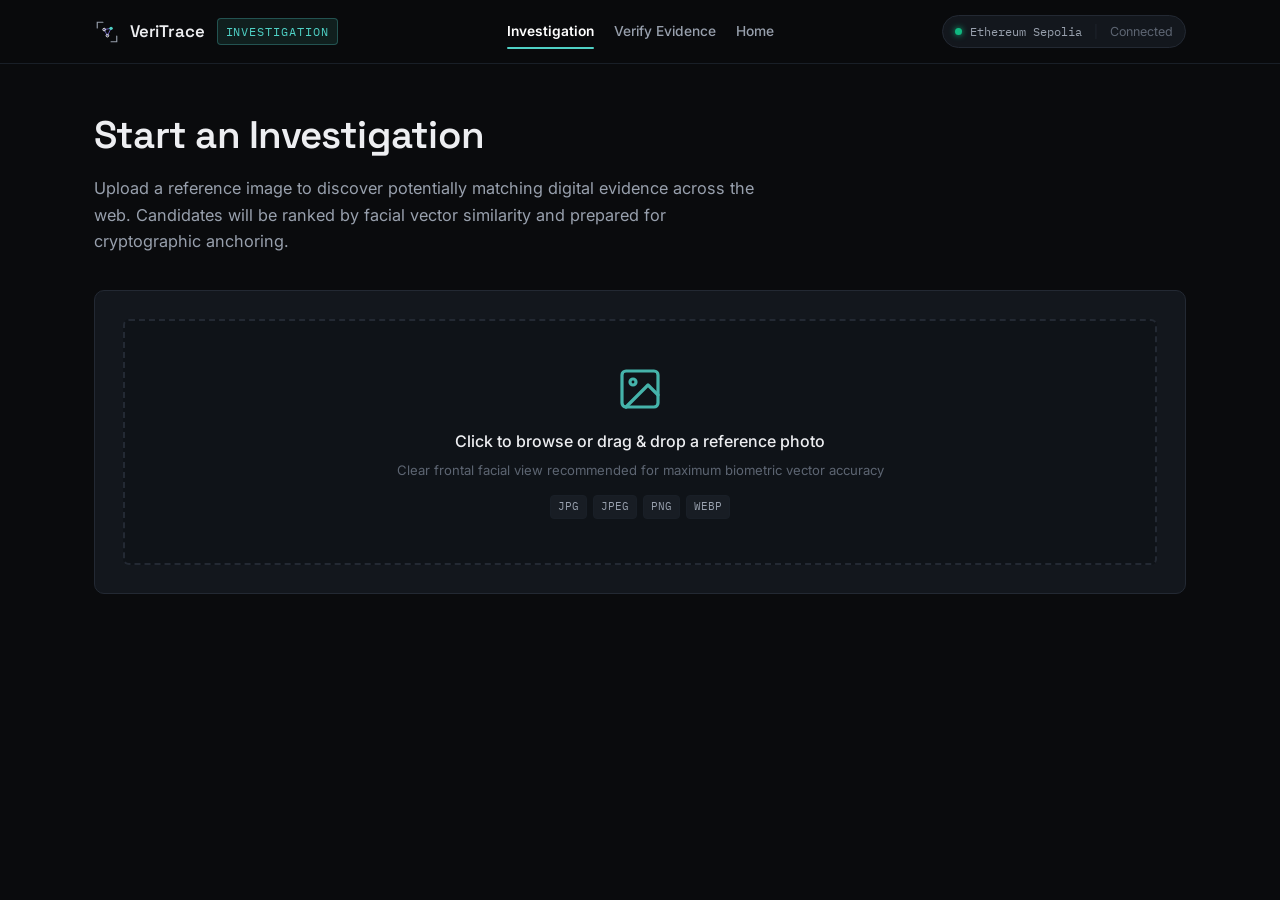
<file: frontend/investigate/index.html>
<!DOCTYPE html>
<html lang="en">
<head>
<meta charset="UTF-8" />
<meta name="viewport" content="width=device-width, initial-scale=1.0" />
<title>VeriTrace — Investigation Workspace</title>
<meta name="description" content="Visual identity search and blockchain evidence discovery workspace." />
<link rel="preconnect" href="https://fonts.googleapis.com">
<link rel="preconnect" href="https://fonts.gstatic.com" crossorigin>
<link href="https://fonts.googleapis.com/css2?family=Space+Grotesk:wght@400;500;600;700&family=Inter:wght@400;500;600&family=IBM+Plex+Mono:wght@400;500;600&display=swap" rel="stylesheet">
<link rel="stylesheet" href="../styles.css" />
<link rel="stylesheet" href="../app/app.css" />
</head>
<body>

<!-- ============ TOP BAR ============ -->
<header class="app-header">
  <div class="app-header-inner">
    <div class="app-brand-group">
      <a href="../index.html" class="app-brand-link" aria-label="VeriTrace Home">
        <svg class="brand-mark" viewBox="0 0 32 32" fill="none" xmlns="http://www.w3.org/2000/svg" aria-hidden="true">
          <path d="M4 11 V4 H11" stroke="var(--text-dim)" stroke-width="1.4" stroke-linecap="round" fill="none"/>
          <path d="M28 21 V28 H21" stroke="var(--text-dim)" stroke-width="1.4" stroke-linecap="round" fill="none"/>
          <path d="M12.5 13 L21 11.5 M21 11.5 L16.5 20.5 M16.5 20.5 L12.5 13" stroke="var(--accent-2)" stroke-width="1.1" fill="none" opacity="0.8"/>
          <circle cx="12.5" cy="13" r="1.6" fill="none" stroke="var(--text)" stroke-width="1.2"/>
          <circle cx="16.5" cy="20.5" r="1.6" fill="none" stroke="var(--text)" stroke-width="1.2"/>
          <circle cx="21" cy="11.5" r="2.1" fill="var(--accent)"/>
        </svg>
        <span class="brand-word">VeriTrace</span>
      </a>
      <span class="app-badge-route">Investigation</span>
    </div>

    <nav class="app-nav" aria-label="Application navigation">
      <a href="./index.html" class="app-nav-link is-active">Investigation</a>
      <a href="../verify/index.html" class="app-nav-link">Verify Evidence</a>
      <a href="../index.html" class="app-nav-link">Home</a>
    </nav>

    <div class="app-network-status" title="Anchor Network">
      <span class="net-dot" aria-hidden="true"></span>
      <span class="hud-mono">Ethereum Sepolia</span>
      <span class="pill-divider" aria-hidden="true">|</span>
      <span style="color: var(--text-faint);">Connected</span>
    </div>
  </div>
</header>

<main class="app-main">
  <!-- Workspace Header -->
  <div class="workspace-intro">
    <h1 class="workspace-title">Start an Investigation</h1>
    <p class="workspace-subtitle">
      Upload a reference image to discover potentially matching digital evidence across the web.
      Candidates will be ranked by facial vector similarity and prepared for cryptographic anchoring.
    </p>
  </div>

  <!-- Section 1 & 2: Upload Area & Search Action -->
  <section class="upload-card" id="upload-section">
    <!-- Drag & Drop Zone -->
    <div class="dropzone" id="dropzone" role="button" tabindex="0" aria-label="Upload reference image dropzone">
      <input type="file" id="file-input" accept=".jpg,.jpeg,.png,.webp" />
      <svg class="dropzone-icon" viewBox="0 0 24 24" fill="none" stroke="currentColor" stroke-width="1.6" stroke-linecap="round" stroke-linejoin="round" aria-hidden="true">
        <rect x="3" y="3" width="18" height="18" rx="2" ry="2"/>
        <circle cx="8.5" cy="8.5" r="1.5"/>
        <polyline points="21 15 16 10 5 21"/>
      </svg>
      <div class="dropzone-primary-text">Click to browse or drag & drop a reference photo</div>
      <div class="dropzone-sub-text">Clear frontal facial view recommended for maximum biometric vector accuracy</div>
      <div class="dropzone-formats">
        <span class="format-pill">JPG</span>
        <span class="format-pill">JPEG</span>
        <span class="format-pill">PNG</span>
        <span class="format-pill">WEBP</span>
      </div>
    </div>

    <!-- Active Image Preview (Hidden by default) -->
    <div class="preview-card" id="preview-card" style="display: none;">
      <img id="preview-img" class="preview-thumb" alt="Reference image preview" />
      <div class="preview-meta">
        <div class="preview-filename" id="preview-name">reference.jpg</div>
        <div class="preview-specs" id="preview-specs">0 KB &nbsp;|&nbsp; image/jpeg</div>
      </div>
      <button type="button" class="btn-remove" id="btn-remove" aria-label="Remove uploaded image">Remove</button>
    </div>

    <!-- Error Alert Box -->
    <div id="upload-error" style="display: none; margin-top: 16px; color: var(--danger); font-size: 0.86rem; background: var(--danger-soft); padding: 10px 14px; border-radius: var(--radius-xs); border: 1px solid rgba(239, 68, 68, 0.3);"></div>

    <!-- Search Action Bar -->
    <div class="action-area" id="action-area" style="display: none;">
      <div class="action-note">
        Engine: <strong style="color: var(--accent);">InsightFace buffalo_l (512-D)</strong> + Google Lens Visual Indexing
      </div>
      <button type="button" class="btn btn-primary" id="btn-start-search">
        <svg width="16" height="16" viewBox="0 0 24 24" fill="none" stroke="currentColor" stroke-width="2" stroke-linecap="round" stroke-linejoin="round" aria-hidden="true">
          <circle cx="11" cy="11" r="8"/>
          <line x1="21" y1="21" x2="16.65" y2="16.65"/>
        </svg>
        <span>Start Web Investigation</span>
      </button>
    </div>
  </section>

  <!-- Progress State (Hidden until search started) -->
  <section class="progress-card" id="progress-card" style="display: none;">
    <div class="radar-spinner" aria-hidden="true"></div>
    <h2 class="progress-title">FORENSIC INVESTIGATION PIPELINE ACTIVE</h2>
    <p class="progress-desc" id="progress-text">
      Vectorizing reference facial biometrics, conducting dual-pass visual searches, and computing cosine distances.
    </p>
    <div class="progress-timer" id="progress-timer">Elapsed: 00:00s</div>

    <!-- 5-Stage Dot Pipeline Stepper -->
    <div class="pipeline-stepper" id="pipeline-stepper" aria-label="Investigation Pipeline Stages">
      <!-- Continuous Background Connecting Line Track & Active Progress Fill -->
      <div class="pipeline-track">
        <div class="pipeline-progress-bar" id="pipeline-progress-bar"></div>
      </div>

      <!-- 5 Sequential Pipeline Stage Nodes -->
      <div class="pipeline-steps">
        <div class="pipeline-step is-active" id="p-step-1" data-step="1">
          <div class="step-node">
            <span class="step-number">1</span>
            <span class="step-check" aria-hidden="true">✓</span>
          </div>
          <div class="step-content">
            <div class="step-name">Biometric Encoding</div>
            <div class="step-sub">InsightFace ArcFace 512-D</div>
          </div>
        </div>

        <div class="pipeline-step" id="p-step-2" data-step="2">
          <div class="step-node">
            <span class="step-number">2</span>
            <span class="step-check" aria-hidden="true">✓</span>
          </div>
          <div class="step-content">
            <div class="step-name">Dual-Pass Search</div>
            <div class="step-sub">Full Image + Face Crop</div>
          </div>
        </div>

        <div class="pipeline-step" id="p-step-3" data-step="3">
          <div class="step-node">
            <span class="step-number">3</span>
            <span class="step-check" aria-hidden="true">✓</span>
          </div>
          <div class="step-content">
            <div class="step-name">Candidate Ingestion</div>
            <div class="step-sub">URL Dedup & Crawl</div>
          </div>
        </div>

        <div class="pipeline-step" id="p-step-4" data-step="4">
          <div class="step-node">
            <span class="step-number">4</span>
            <span class="step-check" aria-hidden="true">✓</span>
          </div>
          <div class="step-content">
            <div class="step-name">Cosine Verification</div>
            <div class="step-sub">Facial Distance Matrix</div>
          </div>
        </div>

        <div class="pipeline-step" id="p-step-5" data-step="5">
          <div class="step-node">
            <span class="step-number">5</span>
            <span class="step-check" aria-hidden="true">✓</span>
          </div>
          <div class="step-content">
            <div class="step-name">Forensic Fingerprint</div>
            <div class="step-sub">SHA-256 Checksumming</div>
          </div>
        </div>
      </div>
    </div>

    <!-- Live Telemetry Status Box -->
    <div class="pipeline-telemetry-box" id="pipeline-telemetry-box">
      <div class="telemetry-pulse-dot" aria-hidden="true"></div>
      <div class="telemetry-info">
        <span class="telemetry-stage-label" id="telemetry-stage-label">STAGE 1/5: BIOMETRIC ENCODING</span>
        <span class="telemetry-detail-text" id="telemetry-detail-text">Detecting facial keypoints and extracting 512-dimensional ArcFace identity vector from reference photo...</span>
      </div>
    </div>

    <div class="progress-actions" style="margin-top: 24px;">
      <button type="button" class="btn btn-ghost btn-small" id="btn-cancel-search" style="border-color: rgba(239, 68, 68, 0.45); color: #fca5a5; background: rgba(239, 68, 68, 0.08);">
        <svg width="14" height="14" viewBox="0 0 24 24" fill="none" stroke="currentColor" stroke-width="2" stroke-linecap="round" stroke-linejoin="round" aria-hidden="true">
          <circle cx="12" cy="12" r="10"></circle>
          <line x1="15" y1="9" x2="9" y2="15"></line>
          <line x1="9" y1="9" x2="15" y2="15"></line>
        </svg>
        <span>Stop Investigation</span>
      </button>
    </div>
  </section>

  <!-- Section 3: Search Results (Hidden until search complete) -->
  <section class="results-section" id="results-section" style="display: none;">
    <div class="results-header">
      <h2 class="workspace-title" style="font-size: 1.6rem;">Investigation Results</h2>
      <span class="results-count-badge" id="results-count-badge">0 matching candidates</span>
    </div>

    <!-- Top Match Highlight or Low Match Notice -->
    <div id="top-match-container"></div>

    <!-- Forensic Confidence Filter Bar -->
    <div class="results-filter-bar" id="filter-bar" style="display: none;">
      <span class="filter-label">Forensic Filter:</span>
      <button type="button" class="filter-btn is-active" id="btn-filter-verified">
        Verified Matches (≥ 50%) <span id="count-verified" class="filter-count">(0)</span>
      </button>
      <button type="button" class="filter-btn" id="btn-filter-recommended">
        Recommended (≥ 60%) <span id="count-recommended" class="filter-count">(0)</span>
      </button>
      <button type="button" class="filter-btn" id="btn-filter-all">
        All Discovered Faces <span id="count-all" class="filter-count">(0)</span>
      </button>
    </div>

    <!-- Candidates Grid -->
    <h3 style="font-size: 1.15rem; margin-bottom: 16px; color: var(--text-dim);" id="other-matches-heading">Discovered Candidates</h3>
    <div class="candidates-grid" id="candidates-grid"></div>
  </section>

  <!-- Selected Evidence Panel for Registration -->
  <section class="selected-evidence-panel" id="selected-panel" style="display: none;">
    <div class="selected-header">
      <h2 style="font-size: 1.35rem; color: var(--text);">Evidence Selected for Registration</h2>
      <span class="selected-tag">Ready to Anchor</span>
    </div>

    <!-- Dynamic Evidentiary Advisory Banner for Selected Candidate -->
    <div id="sel-advisory" class="sel-advisory-container"></div>

    <div class="selected-table">
      <div class="table-field table-field-full">
        <span class="table-k">Candidate Page Title</span>
        <span class="table-v" id="sel-title">-</span>
      </div>
      <div class="table-field">
        <span class="table-k">Source Domain</span>
        <span class="table-v" id="sel-source">-</span>
      </div>
      <div class="table-field">
        <span class="table-k">Biometric Similarity</span>
        <span class="table-v hud-mono" id="sel-similarity">-</span>
      </div>
      <div class="table-field table-field-full">
        <span class="table-k">Candidate Page URL</span>
        <a href="#" target="_blank" rel="noopener noreferrer" class="table-v match-url-link" id="sel-url">-</a>
      </div>
      <div class="table-field table-field-full">
        <span class="table-k">Image SHA-256 Checksum</span>
        <span class="table-v hud-mono" id="sel-sha256">-</span>
      </div>
    </div>

    <div class="register-action-bar">
      <div class="register-notice">
        <strong>Authoritative Timestamping:</strong>
        When you register, the VeriTrace server records the official UTC <span class="hud-mono">observed_at</span> timestamp, packages the canonical JSON, and commits the 256-bit fingerprint to the Ethereum Sepolia smart contract.
      </div>
      <button type="button" class="btn btn-primary btn-large" id="btn-register-chain">
        <svg width="18" height="18" viewBox="0 0 24 24" fill="none" stroke="currentColor" stroke-width="2" aria-hidden="true">
          <rect x="3" y="11" width="18" height="11" rx="2" ry="2"/>
          <path d="M7 11V7a5 5 0 0 1 10 0v4"/>
        </svg>
        <span>Register Evidence on Ethereum</span>
      </button>
    </div>
  </section>

  <!-- Registration Outcome Banner (Populated dynamically) -->
  <div id="registration-result-container"></div>
</main>

<script src="../app/investigate.js"></script>
</body>
</html>
</file>
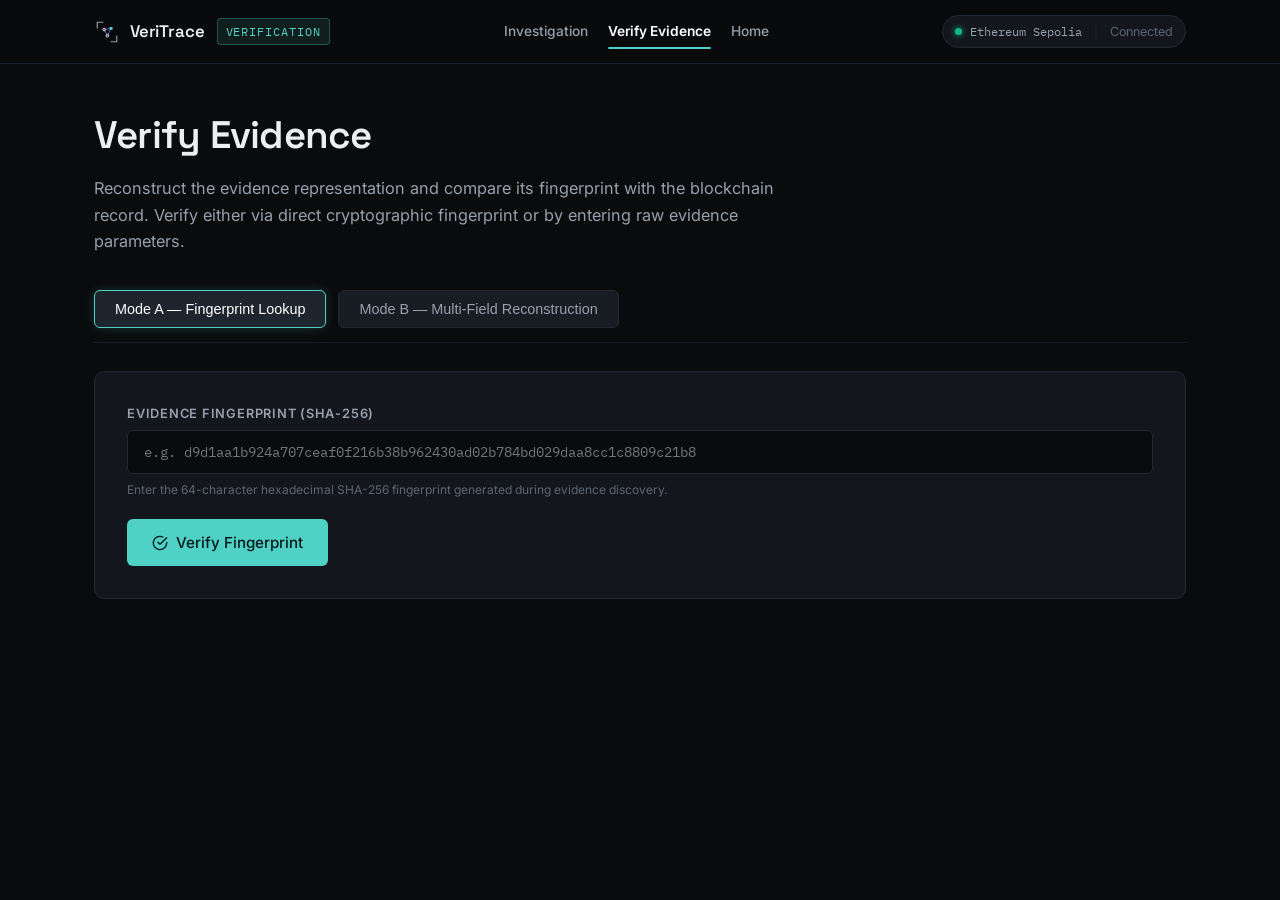
<file: frontend/verify/index.html>
<!DOCTYPE html>
<html lang="en">
<head>
<meta charset="UTF-8" />
<meta name="viewport" content="width=device-width, initial-scale=1.0" />
<title>VeriTrace — Verification Workspace</title>
<meta name="description" content="Reconstruct and verify digital evidence integrity against Ethereum Sepolia blockchain records." />
<link rel="preconnect" href="https://fonts.googleapis.com">
<link rel="preconnect" href="https://fonts.gstatic.com" crossorigin>
<link href="https://fonts.googleapis.com/css2?family=Space+Grotesk:wght@400;500;600;700&family=Inter:wght@400;500;600&family=IBM+Plex+Mono:wght@400;500;600&display=swap" rel="stylesheet">
<link rel="stylesheet" href="../styles.css" />
<link rel="stylesheet" href="../app/app.css" />
</head>
<body>

<!-- ============ TOP BAR ============ -->
<header class="app-header">
  <div class="app-header-inner">
    <div class="app-brand-group">
      <a href="../index.html" class="app-brand-link" aria-label="VeriTrace Home">
        <svg class="brand-mark" viewBox="0 0 32 32" fill="none" xmlns="http://www.w3.org/2000/svg" aria-hidden="true">
          <path d="M4 11 V4 H11" stroke="var(--text-dim)" stroke-width="1.4" stroke-linecap="round" fill="none"/>
          <path d="M28 21 V28 H21" stroke="var(--text-dim)" stroke-width="1.4" stroke-linecap="round" fill="none"/>
          <path d="M12.5 13 L21 11.5 M21 11.5 L16.5 20.5 M16.5 20.5 L12.5 13" stroke="var(--accent-2)" stroke-width="1.1" fill="none" opacity="0.8"/>
          <circle cx="12.5" cy="13" r="1.6" fill="none" stroke="var(--text)" stroke-width="1.2"/>
          <circle cx="16.5" cy="20.5" r="1.6" fill="none" stroke="var(--text)" stroke-width="1.2"/>
          <circle cx="21" cy="11.5" r="2.1" fill="var(--accent)"/>
        </svg>
        <span class="brand-word">VeriTrace</span>
      </a>
      <span class="app-badge-route">Verification</span>
    </div>

    <nav class="app-nav" aria-label="Application navigation">
      <a href="../investigate/index.html" class="app-nav-link">Investigation</a>
      <a href="./index.html" class="app-nav-link is-active">Verify Evidence</a>
      <a href="../index.html" class="app-nav-link">Home</a>
    </nav>

    <div class="app-network-status" title="Anchor Network">
      <span class="net-dot" aria-hidden="true"></span>
      <span class="hud-mono">Ethereum Sepolia</span>
      <span class="pill-divider" aria-hidden="true">|</span>
      <span style="color: var(--text-faint);">Connected</span>
    </div>
  </div>
</header>

<main class="app-main">
  <!-- Workspace Header -->
  <div class="workspace-intro">
    <h1 class="workspace-title">Verify Evidence</h1>
    <p class="workspace-subtitle">
      Reconstruct the evidence representation and compare its fingerprint with the blockchain record.
      Verify either via direct cryptographic fingerprint or by entering raw evidence parameters.
    </p>
  </div>

  <!-- Mode Selector Tabs -->
  <div class="mode-tabs" role="tablist" aria-label="Verification Mode">
    <button type="button" class="mode-tab is-active" id="tab-fingerprint" role="tab" aria-selected="true" aria-controls="form-mode-a">
      Mode A — Fingerprint Lookup
    </button>
    <button type="button" class="mode-tab" id="tab-fields" role="tab" aria-selected="false" aria-controls="form-mode-b">
      Mode B — Multi-Field Reconstruction
    </button>
  </div>

  <!-- Mode A Form: Direct Fingerprint -->
  <section class="verify-form" id="form-mode-a" role="tabpanel" aria-labelledby="tab-fingerprint">
    <div class="form-group">
      <label for="input-fingerprint" class="form-label">Evidence Fingerprint (SHA-256)</label>
      <input
        type="text"
        id="input-fingerprint"
        class="form-input hud-mono"
        placeholder="e.g. d9d1aa1b924a707ceaf0f216b38b962430ad02b784bd029daa8cc1c8809c21b8"
        maxlength="64"
        autocomplete="off"
        spellcheck="false"
      />
      <span class="form-help">Enter the 64-character hexadecimal SHA-256 fingerprint generated during evidence discovery.</span>
    </div>

    <button type="button" class="btn btn-primary" id="btn-verify-fingerprint">
      <svg width="16" height="16" viewBox="0 0 24 24" fill="none" stroke="currentColor" stroke-width="2" stroke-linecap="round" stroke-linejoin="round" aria-hidden="true">
        <path d="M22 11.08V12a10 10 0 1 1-5.93-9.14"/>
        <polyline points="22 4 12 14.01 9 11.01"/>
      </svg>
      <span>Verify Fingerprint</span>
    </button>
  </section>

  <!-- Mode B Form: Evidence Fields Reconstruction (Hidden initially) -->
  <section class="verify-form" id="form-mode-b" role="tabpanel" aria-labelledby="tab-fields" style="display: none;">
    <div class="form-group">
      <label for="field-page-url" class="form-label">Discovered Page URL *</label>
      <input type="url" id="field-page-url" class="form-input" placeholder="https://example.com/article" required />
      <span class="form-help">The exact URL where the evidence was discovered (must start with http:// or https://).</span>
    </div>

    <div style="display: grid; grid-template-columns: 1fr 1fr; gap: 16px;">
      <div class="form-group">
        <label for="field-title" class="form-label">Page / Post Title</label>
        <input type="text" id="field-title" class="form-input" placeholder="e.g. Article or page headline" />
      </div>
      <div class="form-group">
        <label for="field-source" class="form-label">Source Domain</label>
        <input type="text" id="field-source" class="form-input" placeholder="e.g. example.com" />
      </div>
    </div>

    <div class="form-group">
      <label for="field-image-sha256" class="form-label">Image SHA-256 Checksum *</label>
      <input
        type="text"
        id="field-image-sha256"
        class="form-input hud-mono"
        placeholder="64-character hex image hash"
        maxlength="64"
        required
      />
    </div>

    <div class="form-group">
      <label for="field-observed-at" class="form-label">Observed At (UTC ISO-8601) *</label>
      <input
        type="text"
        id="field-observed-at"
        class="form-input hud-mono"
        placeholder="2026-09-05T15:47:13.464606+00:00"
        required
      />
      <span class="form-help">The exact UTC timestamp generated when the evidence was indexed.</span>
    </div>

    <button type="button" class="btn btn-primary" id="btn-verify-fields">
      <svg width="16" height="16" viewBox="0 0 24 24" fill="none" stroke="currentColor" stroke-width="2" stroke-linecap="round" stroke-linejoin="round" aria-hidden="true">
        <path d="M22 11.08V12a10 10 0 1 1-5.93-9.14"/>
        <polyline points="22 4 12 14.01 9 11.01"/>
      </svg>
      <span>Reconstruct & Verify On-Chain</span>
    </button>
  </section>

  <!-- Querying State -->
  <div id="verify-loading" style="display: none; text-align: center; padding: 40px; background: var(--surface); border: 1px solid var(--border); border-radius: var(--radius); margin-top: 24px;">
    <div class="radar-spinner" aria-hidden="true"></div>
    <div class="hud-mono" style="color: var(--accent); font-size: 0.95rem; font-weight: 600;">QUERYING ETHEREUM SEPOLIA</div>
    <div style="font-size: 0.84rem; color: var(--text-faint); margin-top: 6px;">Calling VeriTraceRegistry contract to evaluate cryptographic state...</div>
  </div>

  <!-- Verification Result Outcome Container -->
  <div id="verification-outcome"></div>
</main>

<script src="../app/verify.js"></script>
</body>
</html>
</file>
<file: frontend/styles.css>
/* =========================================================
   VeriTrace — design tokens
========================================================= */
:root {
  --bg: #0a0b0d;
  --bg-raise: #0d0f12;
  --surface: #14161a;
  --surface-2: #1a1d23;
  --border: #262a31;
  --border-soft: #1d2026;

  --text: #edeef1;
  --text-dim: #9299a3;
  --text-faint: #5c626d;

  --accent: #4fd1c5;
  --accent-dim: #3aa89f;
  --accent-soft: rgba(79, 209, 197, 0.1);
  --accent-2: #8b7cf6;
  --accent-2-soft: rgba(139, 124, 246, 0.1);
  --warn: #e2a83d;
  --warn-soft: rgba(226, 168, 61, 0.1);

  --font-display: "Space Grotesk", "Inter", sans-serif;
  --font-body: "Inter", sans-serif;
  --font-mono: "IBM Plex Mono", monospace;

  --container: 1240px;
  --radius: 10px;
  --radius-sm: 6px;

  --ease: cubic-bezier(0.22, 1, 0.36, 1);
}

* { box-sizing: border-box; }
html { scroll-behavior: smooth; }

@media (prefers-reduced-motion: reduce) {
  html { scroll-behavior: auto; }
}

body {
  margin: 0;
  background: var(--bg);
  color: var(--text);
  font-family: var(--font-body);
  font-size: 16px;
  line-height: 1.6;
  -webkit-font-smoothing: antialiased;
  overflow-x: hidden;
}

img, svg { display: block; max-width: 100%; }

a { color: inherit; text-decoration: none; }

h1, h2, h3 {
  font-family: var(--font-display);
  margin: 0;
  font-weight: 600;
  letter-spacing: -0.01em;
}

p { margin: 0; }

.hud-mono { font-family: var(--font-mono); }

.section-inner, .nav-inner, .footer-inner {
  max-width: var(--container);
  margin: 0 auto;
  padding: 0 32px;
}

@media (max-width: 640px) {
  .section-inner, .nav-inner, .footer-inner { padding: 0 20px; }
}

/* =========================================================
   Buttons
========================================================= */
.btn {
  display: inline-flex;
  align-items: center;
  gap: 8px;
  padding: 13px 24px;
  border-radius: var(--radius-sm);
  font-family: var(--font-body);
  font-size: 0.95rem;
  font-weight: 500;
  border: 1px solid transparent;
  cursor: pointer;
  transition: transform 0.25s var(--ease), background 0.25s var(--ease), border-color 0.25s var(--ease), box-shadow 0.25s var(--ease);
  white-space: nowrap;
}

.btn-primary {
  background: var(--accent);
  color: #06181a;
}
.btn-primary:hover {
  background: #6adecf;
  box-shadow: 0 0 0 1px rgba(79, 209, 197, 0.3), 0 8px 24px -8px rgba(79, 209, 197, 0.5);
}

.btn-ghost {
  background: transparent;
  color: var(--text);
  border-color: var(--border);
}
.btn-ghost:hover { border-color: var(--text-dim); background: rgba(255,255,255,0.02); }

.btn-small { padding: 9px 18px; font-size: 0.85rem; }
.btn-large { padding: 16px 34px; font-size: 1.02rem; }

@media (prefers-reduced-motion: no-preference) {
  .btn:active { transform: scale(0.98); }
}

/* =========================================================
   Navbar
========================================================= */
.nav {
  position: sticky;
  top: 0;
  z-index: 100;
  background: rgba(10, 11, 13, 0.72);
  backdrop-filter: blur(14px);
  -webkit-backdrop-filter: blur(14px);
  border-bottom: 1px solid var(--border-soft);
}

.nav-inner {
  display: flex;
  align-items: center;
  gap: 40px;
  height: 68px;
}

.brand {
  display: flex;
  align-items: center;
  gap: 10px;
  margin-right: auto;
}

.brand-mark { width: 26px; height: 26px; flex-shrink: 0; }

.brand-word {
  font-family: var(--font-display);
  font-size: 1.05rem;
  font-weight: 600;
  letter-spacing: -0.01em;
}

.nav-links { display: flex; gap: 32px; }
.nav-links a {
  font-size: 0.9rem;
  color: var(--text-dim);
  transition: color 0.2s var(--ease);
}
.nav-links a:hover { color: var(--text); }

.nav-toggle { display: none; }

@media (max-width: 860px) {
  .nav-links { display: none; }
  .nav-inner .btn-small { display: none; }
  .nav-toggle {
    display: flex;
    flex-direction: column;
    gap: 5px;
    background: none;
    border: none;
    padding: 8px;
    cursor: pointer;
  }
  .nav-toggle span {
    width: 20px;
    height: 1.5px;
    background: var(--text);
    display: block;
  }
}

/* =========================================================
   Hero
========================================================= */
.hero {
  position: relative;
  padding: 76px 0 40px;
  overflow: hidden;
}

.hero::before {
  content: "";
  position: absolute;
  inset: -20% -10% auto -10%;
  height: 720px;
  background: radial-gradient(ellipse at 60% 20%, rgba(79,209,197,0.08), transparent 65%);
  pointer-events: none;
}

.hero-inner {
  position: relative;
  max-width: var(--container);
  margin: 0 auto;
  padding: 0 32px;
  display: grid;
  grid-template-columns: minmax(0, 1fr) minmax(0, 1fr);
  gap: 24px;
  align-items: center;
}

.hero-copy { max-width: 540px; }

.hero-kicker {
  font-size: 0.82rem;
  color: var(--accent);
  font-weight: 500;
  margin-bottom: 22px;
  display: inline-flex;
  align-items: center;
  gap: 8px;
}
.hero-kicker::before {
  content: "";
  width: 6px;
  height: 6px;
  border-radius: 50%;
  background: var(--accent);
  box-shadow: 0 0 0 3px var(--accent-soft);
}

.hero-title {
  font-size: clamp(2.4rem, 4.6vw, 3.6rem);
  line-height: 1.08;
  color: var(--text);
}

.hero-sub {
  margin-top: 24px;
  font-size: 1.08rem;
  line-height: 1.65;
  color: var(--text-dim);
  max-width: 460px;
}

.hero-actions {
  margin-top: 36px;
  display: flex;
  gap: 14px;
  flex-wrap: wrap;
}

.hero-trustline {
  margin-top: 44px;
  display: flex;
  flex-wrap: wrap;
  gap: 10px;
  font-size: 0.8rem;
  color: var(--text-faint);
}
.dot-sep {
  width: 3px;
  height: 3px;
  border-radius: 50%;
  background: var(--text-faint);
  align-self: center;
}

/* ---- Hero visual ---- */
.hero-visual {
  position: relative;
  height: 560px;
  display: flex;
  align-items: center;
  justify-content: center;
}

#scene-canvas {
  width: 100%;
  height: 100%;
  display: block;
}

.visual-fallback {
  position: absolute;
  inset: 0;
  display: none;
  align-items: center;
  justify-content: center;
}
.visual-fallback svg { width: 100%; height: 100%; }
.hero-visual.no-webgl #scene-canvas { display: none; }
.hero-visual.no-webgl .visual-fallback { display: flex; }

.hud-panel {
  position: absolute;
  display: flex;
  flex-direction: column;
  gap: 4px;
  padding: 10px 14px;
  background: rgba(20, 22, 26, 0.65);
  border: 1px solid var(--border);
  border-radius: var(--radius-sm);
  backdrop-filter: blur(6px);
  -webkit-backdrop-filter: blur(6px);
  pointer-events: none;
  will-change: transform;
}

.hud-label {
  font-size: 0.62rem;
  letter-spacing: 0.06em;
  color: var(--text-faint);
  text-transform: uppercase;
}
.hud-value {
  font-size: 0.82rem;
  color: var(--text);
  font-family: var(--font-mono);
}
.hud-value--accent { color: var(--accent); }
.hud-value--verified {
  color: var(--accent);
  display: inline-flex;
  align-items: center;
  gap: 6px;
}
.hud-value--verified svg { color: var(--accent); }

.hud-tl { top: 8%; left: 2%; animation: floatA 7s ease-in-out infinite; }
.hud-tr { top: 14%; right: 0%; animation: floatB 8s ease-in-out infinite; }
.hud-bl { bottom: 16%; left: 0%; animation: floatB 9s ease-in-out infinite; }
.hud-br { bottom: 8%; right: 2%; animation: floatA 7.5s ease-in-out infinite; }
.hud-mid { top: 50%; left: 50%; transform: translate(-50%, 120px); animation: floatC 6s ease-in-out infinite; }

@keyframes floatA {
  0%, 100% { margin-top: 0; }
  50% { margin-top: -8px; }
}
@keyframes floatB {
  0%, 100% { margin-top: 0; }
  50% { margin-top: 8px; }
}
@keyframes floatC {
  0%, 100% { transform: translate(-50%, 120px); }
  50% { transform: translate(-50%, 128px); }
}

@media (prefers-reduced-motion: reduce) {
  .hud-panel { animation: none !important; }
}

@media (max-width: 980px) {
  .hero-inner { grid-template-columns: 1fr; }
  .hero-copy { max-width: 100%; }
  .hero-visual { order: 2; height: 440px; margin-top: 8px; }
  .hud-tl, .hud-tr, .hud-bl, .hud-br { display: none; }
}

@media (max-width: 480px) {
  .hero { padding-top: 48px; }
  .hero-visual { height: 340px; }
  .hero-actions { flex-direction: column; align-items: stretch; }
  .hero-actions .btn { justify-content: center; }
}

/* =========================================================
   Shared section rhythm
========================================================= */
.section { padding: 108px 0; border-top: 1px solid var(--border-soft); }
.section-title {
  font-size: clamp(1.7rem, 2.6vw, 2.3rem);
  line-height: 1.2;
  max-width: 620px;
}
.section-lede {
  margin-top: 16px;
  color: var(--text-dim);
  max-width: 560px;
  font-size: 1.02rem;
}

@media (max-width: 640px) {
  .section { padding: 72px 0; }
}

/* =========================================================
   Problem
========================================================= */
.problem-grid {
  display: grid;
  grid-template-columns: 1fr 1fr;
  gap: 60px;
  align-items: start;
}
.problem-copy p { color: var(--text-dim); font-size: 1.02rem; }
.problem-copy p + p { margin-top: 18px; }

@media (max-width: 860px) {
  .problem-grid { grid-template-columns: 1fr; gap: 24px; }
}

/* =========================================================
   How it works / pipeline
========================================================= */
.pipeline {
  list-style: none;
  margin: 56px 0 0;
  padding: 0;
  display: grid;
  grid-template-columns: repeat(6, 1fr);
  gap: 0;
  position: relative;
}

.pipeline-step {
  position: relative;
  padding: 0 20px 0 0;
  border-right: 1px solid var(--border-soft);
}
.pipeline-step:last-child { border-right: none; padding-right: 0; }

.step-index {
  display: block;
  font-family: var(--font-mono);
  font-size: 0.8rem;
  color: var(--accent);
  margin-bottom: 18px;
}

.pipeline-step h3 {
  font-size: 1.05rem;
  margin-bottom: 8px;
}

.pipeline-step p {
  font-size: 0.88rem;
  color: var(--text-dim);
  line-height: 1.55;
}

@media (max-width: 980px) {
  .pipeline { grid-template-columns: 1fr 1fr; gap: 32px 24px; }
  .pipeline-step { border-right: none; padding-right: 0; }
}
@media (max-width: 560px) {
  .pipeline { grid-template-columns: 1fr; gap: 28px; }
}

/* =========================================================
   Blockchain / technology
========================================================= */
.blockchain-grid {
  display: grid;
  grid-template-columns: 0.85fr 1.15fr;
  gap: 64px;
  align-items: center;
}

.blockchain-copy p { color: var(--text-dim); margin-top: 18px; font-size: 1.02rem; }
.network-note {
  margin-top: 22px;
  font-size: 0.85rem;
  color: var(--text-faint);
  padding-top: 18px;
  border-top: 1px solid var(--border-soft);
}

.blockchain-flow {
  display: flex;
  align-items: center;
  gap: 0;
}

.flow-node {
  flex: 1;
  min-width: 0;
  display: flex;
  flex-direction: column;
  align-items: center;
  gap: 12px;
  text-align: center;
  font-size: 0.78rem;
  color: var(--text-dim);
}

.flow-node span:last-child { line-height: 1.3; }

.flow-icon {
  width: 44px;
  height: 44px;
  border-radius: 50%;
  border: 1px solid var(--border);
  background: var(--surface);
  position: relative;
}
.flow-icon::before {
  content: "";
  position: absolute;
  inset: 0;
  margin: auto;
}

.flow-icon--evidence::before {
  width: 16px; height: 20px;
  border: 1.4px solid var(--text-dim);
  border-radius: 2px;
}
.flow-icon--hash::before {
  width: 18px; height: 18px;
  border: 1.4px solid var(--accent);
  transform: rotate(45deg);
}
.flow-icon--chain {
  border-color: rgba(139,124,246,0.4);
  background: var(--accent-2-soft);
}
.flow-icon--chain::before {
  width: 14px; height: 14px;
  background: var(--accent-2);
  clip-path: polygon(50% 0%, 100% 50%, 50% 100%, 0% 50%);
}
.flow-icon--lock {
  border-color: rgba(79,209,197,0.5);
  background: var(--accent-soft);
}
.flow-icon--lock::before {
  width: 14px; height: 12px;
  border: 1.4px solid var(--accent);
  border-radius: 2px;
}

.flow-node--final span:last-child { color: var(--text); }

.flow-line {
  flex: 0 0 40px;
  height: 1px;
  background: linear-gradient(90deg, var(--border), var(--accent-2));
  margin-bottom: 32px;
}

@media (max-width: 980px) {
  .blockchain-grid { grid-template-columns: 1fr; gap: 40px; }
}
@media (max-width: 640px) {
  .blockchain-flow { flex-direction: column; }
  .flow-line { width: 1px; height: 28px; flex: 0 0 28px; margin-bottom: 0; background: linear-gradient(180deg, var(--border), var(--accent-2)); }
  .flow-node { flex-direction: row; text-align: left; }
}

/* =========================================================
   Verification / trust
========================================================= */
.trust-title { max-width: 100%; text-align: center; margin: 0 auto; }

.trust-compare {
  margin-top: 64px;
  display: grid;
  grid-template-columns: 1fr auto 1fr;
  gap: 28px;
  align-items: center;
}

.trust-card {
  padding: 32px;
  border-radius: var(--radius);
  border: 1px solid var(--border);
  background: var(--surface);
}
.trust-card--original { border-color: rgba(79,209,197,0.3); }
.trust-card--altered { border-color: rgba(226,168,61,0.3); }

.trust-tag {
  display: block;
  font-size: 0.78rem;
  color: var(--text-faint);
  margin-bottom: 18px;
}

.trust-hash {
  font-size: 1.02rem;
  color: var(--text);
  padding: 14px 0;
  border-top: 1px solid var(--border-soft);
  border-bottom: 1px solid var(--border-soft);
  margin-bottom: 18px;
  word-break: break-all;
}

.trust-status { font-size: 0.85rem; }
.trust-status--verified { color: var(--accent); }
.trust-status--tampered { color: var(--warn); }

.trust-neq {
  font-family: var(--font-display);
  font-size: 2rem;
  color: var(--text-faint);
  text-align: center;
}

.trust-footnote {
  margin-top: 40px;
  max-width: 640px;
  margin-left: auto;
  margin-right: auto;
  text-align: center;
  color: var(--text-faint);
  font-size: 0.9rem;
  line-height: 1.6;
}

@media (max-width: 780px) {
  .trust-compare { grid-template-columns: 1fr; }
  .trust-neq { transform: rotate(90deg); }
}

/* =========================================================
   Final CTA
========================================================= */
.cta { text-align: center; }
.cta-title {
  font-size: clamp(2rem, 4vw, 2.8rem);
}
.cta-sub {
  margin-top: 14px;
  color: var(--text-dim);
  font-size: 1.05rem;
}
.cta .btn-large { margin-top: 36px; }

/* =========================================================
   Footer
========================================================= */
.footer { border-top: 1px solid var(--border-soft); padding: 48px 0; }
.footer-inner {
  display: flex;
  flex-wrap: wrap;
  gap: 24px;
  align-items: center;
  justify-content: space-between;
}
.footer-brand { display: flex; align-items: center; gap: 10px; }
.footer-brand .brand-word { font-size: 0.95rem; }

.footer-list {
  list-style: none;
  display: flex;
  flex-wrap: wrap;
  gap: 22px;
  padding: 0;
  margin: 0;
  font-size: 0.82rem;
  color: var(--text-faint);
}

.footer-network {
  font-size: 0.78rem;
  color: var(--text-faint);
  padding: 6px 12px;
  border: 1px solid var(--border);
  border-radius: 20px;
}

@media (max-width: 640px) {
  .footer-inner { flex-direction: column; align-items: flex-start; }
}

/* =========================================================
   Focus states / accessibility
========================================================= */
a:focus-visible, button:focus-visible {
  outline: 2px solid var(--accent);
  outline-offset: 3px;
}

/* =========================================================
   Mobile nav + micro-interactions
========================================================= */
@media (max-width: 860px) {
  .nav-links.is-open {
    display: flex;
    flex-direction: column;
    position: absolute;
    top: 68px;
    left: 0;
    right: 0;
    background: var(--bg-raise);
    border-bottom: 1px solid var(--border-soft);
    padding: 16px 20px 22px;
    gap: 16px;
  }
}

@keyframes btnPulse {
  0% { transform: scale(1); }
  50% { transform: scale(0.96); }
  100% { transform: scale(1); }
}
.btn-pulse { animation: btnPulse 0.26s var(--ease); }
</file>
<file: frontend/app/app.css>
/* =========================================================
   VeriTrace — Application Workspace Stylesheet
   Used by /investigate and /verify pages
   ========================================================= */

/* Reuse design tokens from styles.css */
:root {
  --bg: #0a0b0d;
  --bg-raise: #0e1116;
  --surface: #13171d;
  --surface-2: #181d24;
  --surface-3: #1f252e;
  --border: #232933;
  --border-soft: #191f27;
  --border-focus: #4fd1c5;

  --text: #edeef1;
  --text-dim: #98a0ad;
  --text-faint: #5d6572;

  --accent: #4fd1c5;
  --accent-dim: #38b2ac;
  --accent-soft: rgba(79, 209, 197, 0.1);
  --accent-glow: rgba(79, 209, 197, 0.25);

  --accent-2: #8b7cf6;
  --accent-2-soft: rgba(139, 124, 246, 0.1);

  --warn: #e2a83d;
  --warn-soft: rgba(226, 168, 61, 0.12);
  --danger: #ef4444;
  --danger-soft: rgba(239, 68, 68, 0.12);
  --success: #10b981;
  --success-soft: rgba(16, 185, 129, 0.12);

  --font-display: "Space Grotesk", -apple-system, BlinkMacSystemFont, "Segoe UI", Roboto, sans-serif;
  --font-body: "Inter", -apple-system, BlinkMacSystemFont, "Segoe UI", Roboto, sans-serif;
  --font-mono: "IBM Plex Mono", "SF Mono", Consolas, Menlo, monospace;

  --container-app: 1140px;
  --radius: 10px;
  --radius-sm: 6px;
  --radius-xs: 4px;

  --ease: cubic-bezier(0.22, 1, 0.36, 1);
}

/* =========================================================
   Workspace Top Header
   ========================================================= */
.app-header {
  position: sticky;
  top: 0;
  z-index: 100;
  background: rgba(10, 11, 13, 0.88);
  backdrop-filter: blur(14px);
  -webkit-backdrop-filter: blur(14px);
  border-bottom: 1px solid var(--border-soft);
  height: 64px;
}

.app-header-inner {
  max-width: var(--container-app);
  margin: 0 auto;
  padding: 0 24px;
  display: flex;
  align-items: center;
  justify-content: space-between;
  height: 100%;
  gap: 20px;
}

.app-brand-group {
  display: flex;
  align-items: center;
  gap: 12px;
}

.app-brand-link {
  display: flex;
  align-items: center;
  gap: 10px;
}

.app-badge-route {
  font-family: var(--font-mono);
  font-size: 0.76rem;
  letter-spacing: 0.08em;
  text-transform: uppercase;
  color: var(--accent);
  background: var(--accent-soft);
  border: 1px solid rgba(79, 209, 197, 0.3);
  padding: 3px 8px;
  border-radius: var(--radius-xs);
}

.app-nav {
  display: flex;
  align-items: center;
  gap: 20px;
}

.app-nav-link {
  font-size: 0.86rem;
  color: var(--text-dim);
  font-weight: 500;
  transition: color 0.2s var(--ease);
}

.app-nav-link:hover {
  color: var(--text);
}

.app-nav-link.is-active {
  color: #fff;
  font-weight: 600;
  position: relative;
}

.app-nav-link.is-active::after {
  content: "";
  position: absolute;
  bottom: -6px;
  left: 0;
  right: 0;
  height: 2px;
  background: var(--accent);
  border-radius: 1px;
}

.app-network-status {
  display: flex;
  align-items: center;
  gap: 8px;
  font-size: 0.78rem;
  color: var(--text-dim);
  background: var(--surface);
  border: 1px solid var(--border);
  padding: 6px 12px;
  border-radius: 20px;
}

.net-dot {
  width: 7px;
  height: 7px;
  border-radius: 50%;
  background: #10b981;
  box-shadow: 0 0 6px #10b981;
}

.pill-divider {
  color: var(--border);
  font-weight: 300;
  margin: 0 4px;
}

/* =========================================================
   Workspace Main Layout
   ========================================================= */
.app-main {
  max-width: var(--container-app);
  margin: 0 auto;
  padding: 40px 24px 80px;
}

.workspace-intro {
  margin-bottom: 36px;
}

.workspace-title {
  font-size: clamp(1.8rem, 3vw, 2.4rem);
  font-weight: 600;
  color: var(--text);
  letter-spacing: -0.02em;
}

.workspace-subtitle {
  margin-top: 10px;
  font-size: 1.02rem;
  color: var(--text-dim);
  max-width: 680px;
  line-height: 1.6;
}

/* =========================================================
   Upload Zone & File Selector
   ========================================================= */
.upload-card {
  background: var(--surface);
  border: 1px solid var(--border);
  border-radius: var(--radius);
  padding: 28px;
  margin-bottom: 32px;
}

.dropzone {
  border: 2px dashed var(--border);
  border-radius: var(--radius-sm);
  background: rgba(14, 17, 22, 0.6);
  padding: 44px 20px;
  text-align: center;
  cursor: pointer;
  transition: border-color 0.25s var(--ease), background 0.25s var(--ease);
  position: relative;
}

.dropzone:hover, .dropzone.is-dragover {
  border-color: var(--accent);
  background: rgba(79, 209, 197, 0.03);
}

.dropzone input[type="file"] {
  position: absolute;
  inset: 0;
  opacity: 0;
  cursor: pointer;
  width: 100%;
  height: 100%;
}

.dropzone-icon {
  width: 48px;
  height: 48px;
  margin: 0 auto 16px;
  color: var(--accent);
  opacity: 0.85;
}

.dropzone-primary-text {
  font-size: 1rem;
  font-weight: 500;
  color: var(--text);
  margin-bottom: 6px;
}

.dropzone-sub-text {
  font-size: 0.82rem;
  color: var(--text-faint);
}

.dropzone-formats {
  display: flex;
  justify-content: center;
  gap: 6px;
  margin-top: 14px;
}

.format-pill {
  font-family: var(--font-mono);
  font-size: 0.7rem;
  background: var(--surface-2);
  border: 1px solid var(--border-soft);
  color: var(--text-dim);
  padding: 2px 7px;
  border-radius: var(--radius-xs);
}

/* File Selected Preview */
.preview-card {
  display: flex;
  align-items: center;
  gap: 20px;
  background: var(--surface-2);
  border: 1px solid var(--border);
  border-radius: var(--radius-sm);
  padding: 16px 20px;
  margin-top: 20px;
}

.preview-thumb {
  width: 72px;
  height: 72px;
  object-fit: cover;
  border-radius: var(--radius-xs);
  border: 1px solid var(--border);
  background: #090b0e;
  flex-shrink: 0;
}

.preview-meta {
  flex-grow: 1;
  overflow: hidden;
}

.preview-filename {
  font-size: 0.94rem;
  font-weight: 600;
  color: var(--text);
  white-space: nowrap;
  overflow: hidden;
  text-overflow: ellipsis;
}

.preview-specs {
  font-size: 0.78rem;
  font-family: var(--font-mono);
  color: var(--text-faint);
  margin-top: 4px;
}

.btn-remove {
  background: transparent;
  border: 1px solid var(--border);
  color: var(--text-dim);
  padding: 6px 12px;
  border-radius: var(--radius-xs);
  font-size: 0.8rem;
  cursor: pointer;
  transition: all 0.2s var(--ease);
}

.btn-remove:hover {
  border-color: var(--danger);
  color: var(--danger);
  background: var(--danger-soft);
}

/* Action Area below upload */
.action-area {
  display: flex;
  align-items: center;
  justify-content: space-between;
  margin-top: 24px;
  padding-top: 20px;
  border-top: 1px solid var(--border-soft);
  flex-wrap: wrap;
  gap: 16px;
}

.action-note {
  font-size: 0.82rem;
  color: var(--text-faint);
}

/* =========================================================
   Investigation Progress State
   ========================================================= */
.progress-card {
  background: var(--surface);
  border: 1px solid rgba(79, 209, 197, 0.3);
  border-radius: var(--radius);
  padding: 36px 28px;
  text-align: center;
  margin-bottom: 36px;
  box-shadow: 0 12px 32px rgba(0, 0, 0, 0.4);
}

.radar-spinner {
  width: 54px;
  height: 54px;
  margin: 0 auto 20px;
  border-radius: 50%;
  border: 2px solid rgba(79, 209, 197, 0.2);
  border-top-color: var(--accent);
  animation: radarSpin 1s linear infinite;
  position: relative;
}

.radar-spinner::after {
  content: "";
  position: absolute;
  inset: 6px;
  border-radius: 50%;
  border: 2px solid transparent;
  border-bottom-color: var(--accent-2);
  animation: radarSpin 1.6s linear infinite reverse;
}

@keyframes radarSpin {
  100% { transform: rotate(360deg); }
}

.progress-title {
  font-family: var(--font-mono);
  font-size: 1.1rem;
  letter-spacing: 0.06em;
  color: var(--accent);
  font-weight: 600;
  margin-bottom: 8px;
}

.progress-desc {
  font-size: 0.94rem;
  color: var(--text-dim);
  max-width: 540px;
  margin: 0 auto 16px;
  line-height: 1.55;
}

.progress-timer {
  display: inline-block;
  font-family: var(--font-mono);
  font-size: 0.82rem;
  color: var(--text-faint);
  background: var(--surface-2);
  padding: 4px 10px;
  border-radius: var(--radius-xs);
  border: 1px solid var(--border-soft);
}

/* =========================================================
   Dot Pipeline Stepper (Investigation Progress)
   ========================================================= */
.pipeline-stepper {
  position: relative;
  margin: 36px auto 26px;
  max-width: 840px;
  padding: 0 16px;
}

.pipeline-track {
  position: absolute;
  top: 22px;
  left: 54px;
  right: 54px;
  height: 3px;
  background: rgba(255, 255, 255, 0.08);
  border-radius: 3px;
  z-index: 1;
  overflow: hidden;
}

.pipeline-progress-bar {
  position: absolute;
  top: 0;
  left: 0;
  height: 100%;
  width: 0%;
  background: linear-gradient(90deg, #4fd1c5 0%, #38b2ac 50%, #8b7cf6 100%);
  box-shadow: 0 0 10px rgba(79, 209, 197, 0.6);
  border-radius: 3px;
  transition: width 0.7s cubic-bezier(0.22, 1, 0.36, 1);
}

.pipeline-steps {
  display: flex;
  justify-content: space-between;
  position: relative;
  z-index: 2;
}

.pipeline-step {
  display: flex;
  flex-direction: column;
  align-items: center;
  text-align: center;
  width: 18%;
  cursor: default;
  transition: all 0.3s var(--ease);
}

.step-node {
  width: 44px;
  height: 44px;
  border-radius: 50%;
  background: var(--surface);
  border: 2px solid var(--border);
  display: flex;
  align-items: center;
  justify-content: center;
  font-family: var(--font-mono);
  font-size: 0.88rem;
  font-weight: 700;
  color: var(--text-faint);
  position: relative;
  transition: all 0.35s var(--ease);
  box-shadow: 0 4px 12px rgba(0, 0, 0, 0.4);
}

.step-number {
  display: inline-block;
}

.step-check {
  display: none;
  font-size: 1rem;
}

.step-content {
  margin-top: 10px;
  display: flex;
  flex-direction: column;
  gap: 2px;
}

.step-name {
  font-size: 0.80rem;
  font-weight: 600;
  color: var(--text-dim);
  transition: color 0.3s var(--ease);
}

.step-sub {
  font-size: 0.70rem;
  color: var(--text-faint);
  font-family: var(--font-mono);
  line-height: 1.3;
}

/* Active Step with Glowing Halo */
.pipeline-step.is-active .step-node {
  background: var(--surface-3);
  border-color: var(--accent);
  color: var(--accent);
  box-shadow: 0 0 16px rgba(79, 209, 197, 0.5);
  transform: scale(1.1);
}

.pipeline-step.is-active .step-node::after {
  content: "";
  position: absolute;
  inset: -6px;
  border-radius: 50%;
  border: 2px solid rgba(79, 209, 197, 0.45);
  animation: nodePulse 1.8s infinite cubic-bezier(0.22, 1, 0.36, 1);
}

@keyframes nodePulse {
  0% { transform: scale(0.95); opacity: 0.9; }
  50% { transform: scale(1.22); opacity: 0; }
  100% { transform: scale(0.95); opacity: 0; }
}

.pipeline-step.is-active .step-name {
  color: var(--accent);
  font-weight: 700;
}

.pipeline-step.is-active .step-sub {
  color: var(--text-dim);
}

/* Completed Step with Checkmark */
.pipeline-step.is-completed .step-node {
  background: rgba(16, 185, 129, 0.15);
  border-color: var(--success);
  color: var(--success);
  box-shadow: 0 0 10px rgba(16, 185, 129, 0.3);
}

.pipeline-step.is-completed .step-number {
  display: none;
}

.pipeline-step.is-completed .step-check {
  display: inline-block;
  color: var(--success);
  font-weight: 800;
}

.pipeline-step.is-completed .step-name {
  color: var(--text);
}

.pipeline-step.is-completed .step-sub {
  color: var(--text-faint);
}

/* Live Telemetry Box */
.pipeline-telemetry-box {
  background: var(--surface-2);
  border: 1px solid var(--border-soft);
  border-left: 3px solid var(--accent);
  padding: 14px 20px;
  border-radius: var(--radius-xs);
  display: flex;
  align-items: center;
  gap: 14px;
  text-align: left;
  max-width: 680px;
  margin: 0 auto;
  box-shadow: 0 4px 16px rgba(0, 0, 0, 0.3);
}

.telemetry-pulse-dot {
  width: 10px;
  height: 10px;
  border-radius: 50%;
  background: var(--accent);
  flex-shrink: 0;
  box-shadow: 0 0 10px var(--accent);
  animation: telemetryPulse 1.4s infinite alternate;
}

@keyframes telemetryPulse {
  0% { transform: scale(0.85); opacity: 0.6; }
  100% { transform: scale(1.2); opacity: 1; }
}

.telemetry-info {
  display: flex;
  flex-direction: column;
  gap: 3px;
}

.telemetry-stage-label {
  font-family: var(--font-mono);
  font-size: 0.72rem;
  text-transform: uppercase;
  letter-spacing: 0.08em;
  color: var(--accent);
  font-weight: 700;
}

.telemetry-detail-text {
  font-size: 0.84rem;
  color: var(--text);
  line-height: 1.45;
}

@media (max-width: 768px) {
  .pipeline-track {
    left: 24px;
    right: 24px;
  }
  .step-node {
    width: 36px;
    height: 36px;
    font-size: 0.78rem;
  }
  .step-name {
    font-size: 0.72rem;
  }
  .step-sub {
    display: none;
  }
}

#btn-cancel-search:hover {
  background: rgba(239, 68, 68, 0.18) !important;
  border-color: var(--danger) !important;
  color: #fff !important;
}

/* =========================================================
   Results Presentation
   ========================================================= */
.results-section {
  margin-top: 40px;
}

.results-header {
  display: flex;
  align-items: baseline;
  justify-content: space-between;
  margin-bottom: 24px;
  flex-wrap: wrap;
  gap: 12px;
}

.results-count-badge {
  font-family: var(--font-mono);
  font-size: 0.82rem;
  background: var(--surface-2);
  border: 1px solid var(--border);
  color: var(--accent);
  padding: 4px 12px;
  border-radius: 20px;
}

/* ---- No High-Match Forensic Alert Card ---- */
.no-match-alert-box {
  background: linear-gradient(135deg, rgba(139, 124, 246, 0.08) 0%, var(--surface) 60%);
  border: 1px solid rgba(139, 124, 246, 0.4);
  border-radius: var(--radius);
  padding: 24px 28px;
  margin-bottom: 32px;
  display: flex;
  gap: 18px;
  align-items: flex-start;
  box-shadow: 0 8px 24px rgba(0, 0, 0, 0.35);
}

.no-match-icon-box {
  width: 36px;
  height: 36px;
  border-radius: 50%;
  background: var(--accent-2-soft);
  color: var(--accent-2);
  display: flex;
  align-items: center;
  justify-content: center;
  font-weight: 700;
  font-size: 1.1rem;
  flex-shrink: 0;
}

.no-match-title {
  font-size: 1.12rem;
  font-weight: 600;
  color: var(--text);
  margin-bottom: 6px;
}

.no-match-desc {
  font-size: 0.92rem;
  color: var(--text-dim);
  line-height: 1.6;
}

.no-match-footer {
  font-size: 0.8rem;
  color: var(--text-faint);
  margin-top: 10px;
  border-top: 1px solid var(--border-soft);
  padding-top: 8px;
}

/* ---- Forensic Filter Bar ---- */
.results-filter-bar {
  display: flex;
  align-items: center;
  gap: 12px;
  margin-bottom: 22px;
  flex-wrap: wrap;
}

.filter-label {
  font-size: 0.78rem;
  text-transform: uppercase;
  letter-spacing: 0.06em;
  color: var(--text-faint);
  font-weight: 600;
  font-family: var(--font-mono);
}

.filter-btn {
  background: var(--surface-2);
  border: 1px solid var(--border);
  color: var(--text-dim);
  padding: 6px 14px;
  border-radius: 20px;
  font-size: 0.82rem;
  font-weight: 500;
  cursor: pointer;
  transition: all 0.2s var(--ease);
  display: inline-flex;
  align-items: center;
  gap: 6px;
}

.filter-btn:hover {
  border-color: var(--text-dim);
  color: var(--text);
}

.filter-btn.is-active {
  background: var(--surface-3);
  border-color: var(--accent);
  color: #fff;
  box-shadow: 0 0 10px rgba(79, 209, 197, 0.2);
}

.filter-count {
  font-family: var(--font-mono);
  font-size: 0.76rem;
  color: var(--accent);
}

/* ---- Tiered Confidence Badges ---- */
.badge-conf-high {
  color: var(--accent) !important;
  background: var(--accent-soft) !important;
  border: 1px solid rgba(79, 209, 197, 0.35) !important;
}

.badge-conf-med {
  color: var(--accent-2) !important;
  background: var(--accent-2-soft) !important;
  border: 1px solid rgba(139, 124, 246, 0.35) !important;
}

.badge-conf-low {
  color: #f59e0b !important;
  background: rgba(245, 158, 11, 0.1) !important;
  border: 1px solid rgba(245, 158, 11, 0.3) !important;
}

/* ---- Evidence Recommendation Badges & Tags ---- */
.candidate-assessment-block,
.candidate-ai-block {
  display: flex;
  flex-direction: column;
  gap: 6px;
  background: var(--surface-2);
  border: 1px solid var(--border-soft);
  border-radius: var(--radius-xs);
  padding: 8px 10px;
}

.recommendation-badge,
.ai-tag-badge {
  display: inline-flex;
  align-items: center;
  gap: 6px;
  font-family: var(--font-mono);
  font-size: 0.70rem;
  font-weight: 700;
  letter-spacing: 0.05em;
  text-transform: uppercase;
  padding: 3px 8px;
  border-radius: var(--radius-xs);
  width: fit-content;
}

.badge-recommended,
.ai-tag-recommended {
  background: rgba(16, 185, 129, 0.12);
  color: #34d399;
  border: 1px solid rgba(16, 185, 129, 0.35);
}

.badge-review,
.ai-tag-review {
  background: rgba(139, 124, 246, 0.12);
  color: #a78bfa;
  border: 1px solid rgba(139, 124, 246, 0.35);
}

.badge-not-recommended,
.ai-tag-not-recommended {
  background: rgba(239, 68, 68, 0.12);
  color: #f87171;
  border: 1px solid rgba(239, 68, 68, 0.35);
}

.candidate-assessment-note,
.candidate-ai-note {
  font-size: 0.76rem;
  color: var(--text-dim);
  line-height: 1.4;
}

.candidate-assessment-note strong,
.candidate-ai-note strong {
  color: var(--text);
}

/* ---- Top Match Spotlight Evidentiary Assessment Box ---- */
.top-match-assessment-box,
.top-match-ai-box {
  border-radius: var(--radius-xs);
  padding: 12px 14px;
  display: flex;
  flex-direction: column;
  gap: 6px;
  margin-top: 6px;
}

.top-match-assessment-box.box-recommended,
.top-match-ai-box.ai-box-recommended {
  background: rgba(16, 185, 129, 0.08);
  border: 1px solid rgba(16, 185, 129, 0.28);
}

.top-match-assessment-box.box-review,
.top-match-ai-box.ai-box-review {
  background: rgba(139, 124, 246, 0.08);
  border: 1px solid rgba(139, 124, 246, 0.28);
}

.top-match-assessment-box.box-rejected,
.top-match-ai-box.ai-box-rejected {
  background: rgba(239, 68, 68, 0.08);
  border: 1px solid rgba(239, 68, 68, 0.28);
}

.top-match-assessment-header,
.top-match-ai-header {
  display: flex;
  align-items: center;
  justify-content: space-between;
  gap: 10px;
  flex-wrap: wrap;
}

.top-match-assessment-sub,
.top-match-ai-sub {
  font-family: var(--font-mono);
  font-size: 0.74rem;
  color: var(--text-dim);
}

.top-match-assessment-desc,
.top-match-ai-desc {
  font-size: 0.82rem;
  color: var(--text-dim);
  line-height: 1.45;
}

/* ---- Selected Panel Evidentiary Advisory Box ---- */
.sel-advisory-container,
.sel-ai-advisory-container {
  margin-bottom: 22px;
}

.evidence-advisory {
  display: flex;
  gap: 14px;
  padding: 16px 18px;
  border-radius: var(--radius-sm);
  align-items: flex-start;
}

.advisory-recommended {
  background: rgba(16, 185, 129, 0.08);
  border: 1px solid rgba(16, 185, 129, 0.32);
}

.advisory-review {
  background: rgba(139, 124, 246, 0.08);
  border: 1px solid rgba(139, 124, 246, 0.32);
}

.advisory-not-recommended {
  background: rgba(239, 68, 68, 0.08);
  border: 1px solid rgba(239, 68, 68, 0.35);
}

.advisory-icon {
  font-size: 1.3rem;
  line-height: 1;
  flex-shrink: 0;
  margin-top: 2px;
}

.advisory-body {
  display: flex;
  flex-direction: column;
  gap: 4px;
}

.advisory-title {
  font-size: 0.94rem;
  font-weight: 600;
  color: var(--text);
  display: flex;
  align-items: center;
  gap: 8px;
}

.advisory-text {
  font-size: 0.84rem;
  color: var(--text-dim);
  line-height: 1.5;
}

/* ---- Top Match Spotlight Card ---- */
.top-match-card {
  background: linear-gradient(135deg, rgba(79, 209, 197, 0.06) 0%, var(--surface) 60%);
  border: 2px solid rgba(79, 209, 197, 0.45);
  border-radius: var(--radius);
  padding: 28px;
  margin-bottom: 36px;
  box-shadow: 0 12px 36px rgba(0, 0, 0, 0.45);
  position: relative;
  overflow: hidden;
}

.top-match-card::before {
  content: "";
  position: absolute;
  top: 0;
  left: 0;
  width: 120px;
  height: 4px;
  background: var(--accent);
}

.top-match-header {
  display: flex;
  align-items: center;
  justify-content: space-between;
  margin-bottom: 20px;
}

.top-match-badge {
  font-family: var(--font-mono);
  font-size: 0.74rem;
  letter-spacing: 0.08em;
  text-transform: uppercase;
  font-weight: 700;
  color: #051618;
  background: var(--accent);
  padding: 3px 10px;
  border-radius: var(--radius-xs);
}

.top-match-grid {
  display: grid;
  grid-template-columns: 240px 1fr;
  gap: 28px;
  align-items: center;
}

.match-image-wrap {
  position: relative;
  border-radius: var(--radius-sm);
  overflow: hidden;
  border: 1px solid var(--border);
  background: #090b0e;
  height: 220px;
}

.match-img {
  width: 100%;
  height: 100%;
  object-fit: contain;
  display: block;
}

.match-details {
  display: flex;
  flex-direction: column;
  gap: 12px;
}

.similarity-row {
  display: flex;
  align-items: center;
  gap: 14px;
}

.similarity-val {
  font-size: 1.7rem;
  font-family: var(--font-display);
  font-weight: 700;
  color: var(--accent);
}

.similarity-lbl {
  font-size: 0.8rem;
  text-transform: uppercase;
  letter-spacing: 0.06em;
  color: var(--text-faint);
}

.match-title {
  font-size: 1.25rem;
  font-weight: 600;
  color: var(--text);
  line-height: 1.35;
}

.match-source {
  font-size: 0.88rem;
  color: var(--accent-2);
  font-weight: 500;
}

.match-url-link {
  font-size: 0.82rem;
  color: var(--text-dim);
  text-decoration: underline;
  word-break: break-all;
}

.match-hash-box {
  background: var(--bg-raise);
  border: 1px solid var(--border-soft);
  padding: 8px 12px;
  border-radius: var(--radius-xs);
  font-family: var(--font-mono);
  font-size: 0.78rem;
  color: var(--text-dim);
  word-break: break-all;
}

.match-actions {
  display: flex;
  align-items: center;
  gap: 14px;
  margin-top: 8px;
  flex-wrap: wrap;
}

.evidence-disclaimer {
  font-size: 0.78rem;
  color: var(--text-faint);
  line-height: 1.5;
  margin-top: 14px;
  border-top: 1px solid var(--border-soft);
  padding-top: 10px;
}

/* ---- Candidates Grid ---- */
.candidates-grid {
  display: grid;
  grid-template-columns: repeat(auto-fill, minmax(320px, 1fr));
  gap: 20px;
}

.candidate-card {
  background: var(--surface);
  border: 1px solid var(--border);
  border-radius: var(--radius);
  padding: 18px;
  display: flex;
  flex-direction: column;
  gap: 12px;
  transition: border-color 0.2s var(--ease), transform 0.2s var(--ease);
  position: relative;
}

.candidate-card:hover {
  border-color: rgba(79, 209, 197, 0.35);
  transform: translateY(-2px);
}

.candidate-card.is-selected {
  border-color: var(--accent);
  background: linear-gradient(180deg, rgba(79, 209, 197, 0.06) 0%, var(--surface) 100%);
  box-shadow: 0 0 16px rgba(79, 209, 197, 0.2);
}

.candidate-thumb-wrap {
  height: 170px;
  border-radius: var(--radius-xs);
  overflow: hidden;
  background: #090b0e;
  border: 1px solid var(--border-soft);
}

.candidate-header-row {
  display: flex;
  align-items: center;
  justify-content: space-between;
}

.candidate-num {
  font-family: var(--font-mono);
  font-size: 0.74rem;
  color: var(--text-faint);
}

.candidate-sim-badge {
  font-family: var(--font-mono);
  font-size: 0.82rem;
  font-weight: 600;
  color: var(--accent);
  background: var(--accent-soft);
  padding: 2px 8px;
  border-radius: var(--radius-xs);
}

.candidate-title {
  font-size: 0.98rem;
  font-weight: 600;
  color: var(--text);
  line-height: 1.4;
  height: 2.8em;
  overflow: hidden;
  text-overflow: ellipsis;
  display: -webkit-box;
  -webkit-line-clamp: 2;
  -webkit-box-orient: vertical;
}

.candidate-meta-row {
  font-size: 0.78rem;
  color: var(--text-dim);
}

.candidate-hash-row {
  font-family: var(--font-mono);
  font-size: 0.74rem;
  color: var(--text-faint);
  background: var(--surface-2);
  padding: 6px 10px;
  border-radius: var(--radius-xs);
  white-space: nowrap;
  overflow: hidden;
  text-overflow: ellipsis;
}

.btn-select-evidence {
  width: 100%;
  margin-top: auto;
  background: var(--surface-2);
  border: 1px solid var(--border);
  color: var(--text);
  padding: 9px 16px;
  border-radius: var(--radius-xs);
  font-size: 0.86rem;
  font-weight: 500;
  cursor: pointer;
  transition: all 0.2s var(--ease);
}

.btn-select-evidence:hover {
  background: var(--accent-soft);
  border-color: var(--accent);
  color: var(--accent);
}

.candidate-card.is-selected .btn-select-evidence {
  background: var(--accent);
  border-color: var(--accent);
  color: #051618;
  font-weight: 600;
}

/* =========================================================
   Evidence Selected & Registration Drawer/Panel
   ========================================================= */
.selected-evidence-panel {
  background: var(--surface);
  border: 2px solid var(--accent);
  border-radius: var(--radius);
  padding: 28px;
  margin: 40px 0;
  box-shadow: 0 16px 40px rgba(0, 0, 0, 0.5);
}

.selected-header {
  display: flex;
  align-items: center;
  justify-content: space-between;
  margin-bottom: 20px;
}

.selected-tag {
  font-size: 0.74rem;
  font-family: var(--font-mono);
  letter-spacing: 0.08em;
  text-transform: uppercase;
  color: var(--accent);
  background: var(--accent-soft);
  padding: 3px 10px;
  border-radius: var(--radius-xs);
}

.selected-table {
  display: grid;
  grid-template-columns: repeat(2, 1fr);
  gap: 16px;
  background: var(--bg-raise);
  border: 1px solid var(--border-soft);
  border-radius: var(--radius-sm);
  padding: 20px;
  margin-bottom: 24px;
}

.table-field {
  display: flex;
  flex-direction: column;
  gap: 4px;
}

.table-field-full {
  grid-column: 1 / -1;
}

.table-k {
  font-size: 0.72rem;
  text-transform: uppercase;
  color: var(--text-faint);
  letter-spacing: 0.06em;
}

.table-v {
  font-size: 0.9rem;
  color: var(--text);
  word-break: break-all;
}

.table-v.hud-mono {
  color: var(--accent);
}

.register-action-bar {
  display: flex;
  align-items: center;
  justify-content: space-between;
  flex-wrap: wrap;
  gap: 16px;
}

.register-notice {
  font-size: 0.82rem;
  color: var(--text-dim);
  max-width: 500px;
  line-height: 1.5;
}

/* =========================================================
   Registration Success / Already Registered Panels
   ========================================================= */
.reg-result-card {
  border-radius: var(--radius);
  padding: 32px;
  margin: 36px 0;
  box-shadow: 0 16px 44px rgba(0, 0, 0, 0.5);
}

.reg-result-card--new {
  background: linear-gradient(180deg, rgba(16, 185, 129, 0.08) 0%, var(--surface) 100%);
  border: 2px solid rgba(16, 185, 129, 0.45);
}

.reg-result-card--duplicate {
  background: linear-gradient(180deg, rgba(226, 168, 61, 0.08) 0%, var(--surface) 100%);
  border: 2px solid rgba(226, 168, 61, 0.45);
}

.reg-header {
  display: flex;
  align-items: center;
  gap: 14px;
  margin-bottom: 20px;
}

.reg-badge {
  font-family: var(--font-mono);
  font-size: 0.84rem;
  font-weight: 700;
  letter-spacing: 0.06em;
  text-transform: uppercase;
  padding: 4px 12px;
  border-radius: var(--radius-xs);
}

.reg-badge--new {
  background: var(--success-soft);
  color: var(--success);
}

.reg-badge--duplicate {
  background: var(--warn-soft);
  color: var(--warn);
}

.reg-meta-grid {
  display: grid;
  grid-template-columns: 1fr 1fr;
  gap: 18px;
  background: var(--bg-raise);
  border: 1px solid var(--border-soft);
  border-radius: var(--radius-sm);
  padding: 22px;
  margin-bottom: 24px;
}

.reg-full {
  grid-column: 1 / -1;
}

.reg-actions-row {
  display: flex;
  align-items: center;
  gap: 14px;
  flex-wrap: wrap;
}

/* =========================================================
   Verification Workspace Forms & Results
   ========================================================= */
.mode-tabs {
  display: flex;
  gap: 12px;
  margin-bottom: 28px;
  border-bottom: 1px solid var(--border-soft);
  padding-bottom: 14px;
}

.mode-tab {
  background: var(--surface-2);
  border: 1px solid var(--border);
  color: var(--text-dim);
  padding: 10px 20px;
  border-radius: var(--radius-sm);
  font-size: 0.9rem;
  font-weight: 500;
  cursor: pointer;
  transition: all 0.2s var(--ease);
}

.mode-tab:hover {
  color: var(--text);
  border-color: var(--text-faint);
}

.mode-tab.is-active {
  background: var(--surface-3);
  color: #fff;
  border-color: var(--accent);
  box-shadow: 0 0 12px rgba(79, 209, 197, 0.2);
}

.verify-form {
  background: var(--surface);
  border: 1px solid var(--border);
  border-radius: var(--radius);
  padding: 32px;
  margin-bottom: 36px;
}

.form-group {
  margin-bottom: 20px;
  display: flex;
  flex-direction: column;
  gap: 6px;
}

.form-label {
  font-size: 0.8rem;
  font-weight: 600;
  text-transform: uppercase;
  letter-spacing: 0.06em;
  color: var(--text-dim);
}

.form-input {
  background: #090b0e;
  border: 1px solid var(--border);
  border-radius: var(--radius-sm);
  padding: 12px 16px;
  color: var(--text);
  font-family: var(--font-body);
  font-size: 0.92rem;
  transition: border-color 0.2s var(--ease);
}

.form-input.hud-mono {
  font-family: var(--font-mono);
  font-size: 0.86rem;
}

.form-input:focus {
  outline: none;
  border-color: var(--accent);
  box-shadow: 0 0 0 1px var(--accent);
}

.form-help {
  font-size: 0.75rem;
  color: var(--text-faint);
}

/* Verification Status Displays */
.verify-result {
  border-radius: var(--radius);
  padding: 32px;
  margin-top: 28px;
}

.verify-result--valid {
  background: linear-gradient(180deg, rgba(16, 185, 129, 0.08) 0%, var(--surface) 100%);
  border: 2px solid rgba(16, 185, 129, 0.5);
}

.verify-result--invalid {
  background: linear-gradient(180deg, rgba(239, 68, 68, 0.08) 0%, var(--surface) 100%);
  border: 2px solid rgba(239, 68, 68, 0.5);
}

.verify-status-banner {
  display: flex;
  align-items: center;
  gap: 14px;
  margin-bottom: 20px;
}

.verify-icon-box {
  width: 42px;
  height: 42px;
  border-radius: 50%;
  display: flex;
  align-items: center;
  justify-content: center;
  font-size: 1.25rem;
  font-weight: 700;
  flex-shrink: 0;
}

.verify-result--valid .verify-icon-box {
  background: var(--success-soft);
  color: var(--success);
}

.verify-result--invalid .verify-icon-box {
  background: var(--danger-soft);
  color: var(--danger);
}

.verify-heading {
  font-size: 1.35rem;
  font-weight: 700;
  letter-spacing: 0.02em;
}

.verify-result--valid .verify-heading {
  color: var(--success);
}

.verify-result--invalid .verify-heading {
  color: var(--danger);
}

.verify-message {
  font-size: 0.95rem;
  color: var(--text-dim);
  line-height: 1.6;
  margin-bottom: 24px;
}

/* Responsive adjustments */
@media (max-width: 860px) {
  .top-match-grid {
    grid-template-columns: 1fr;
  }
  .selected-table, .reg-meta-grid {
    grid-template-columns: 1fr;
  }
  .app-nav {
    display: none;
  }
}
</file>
